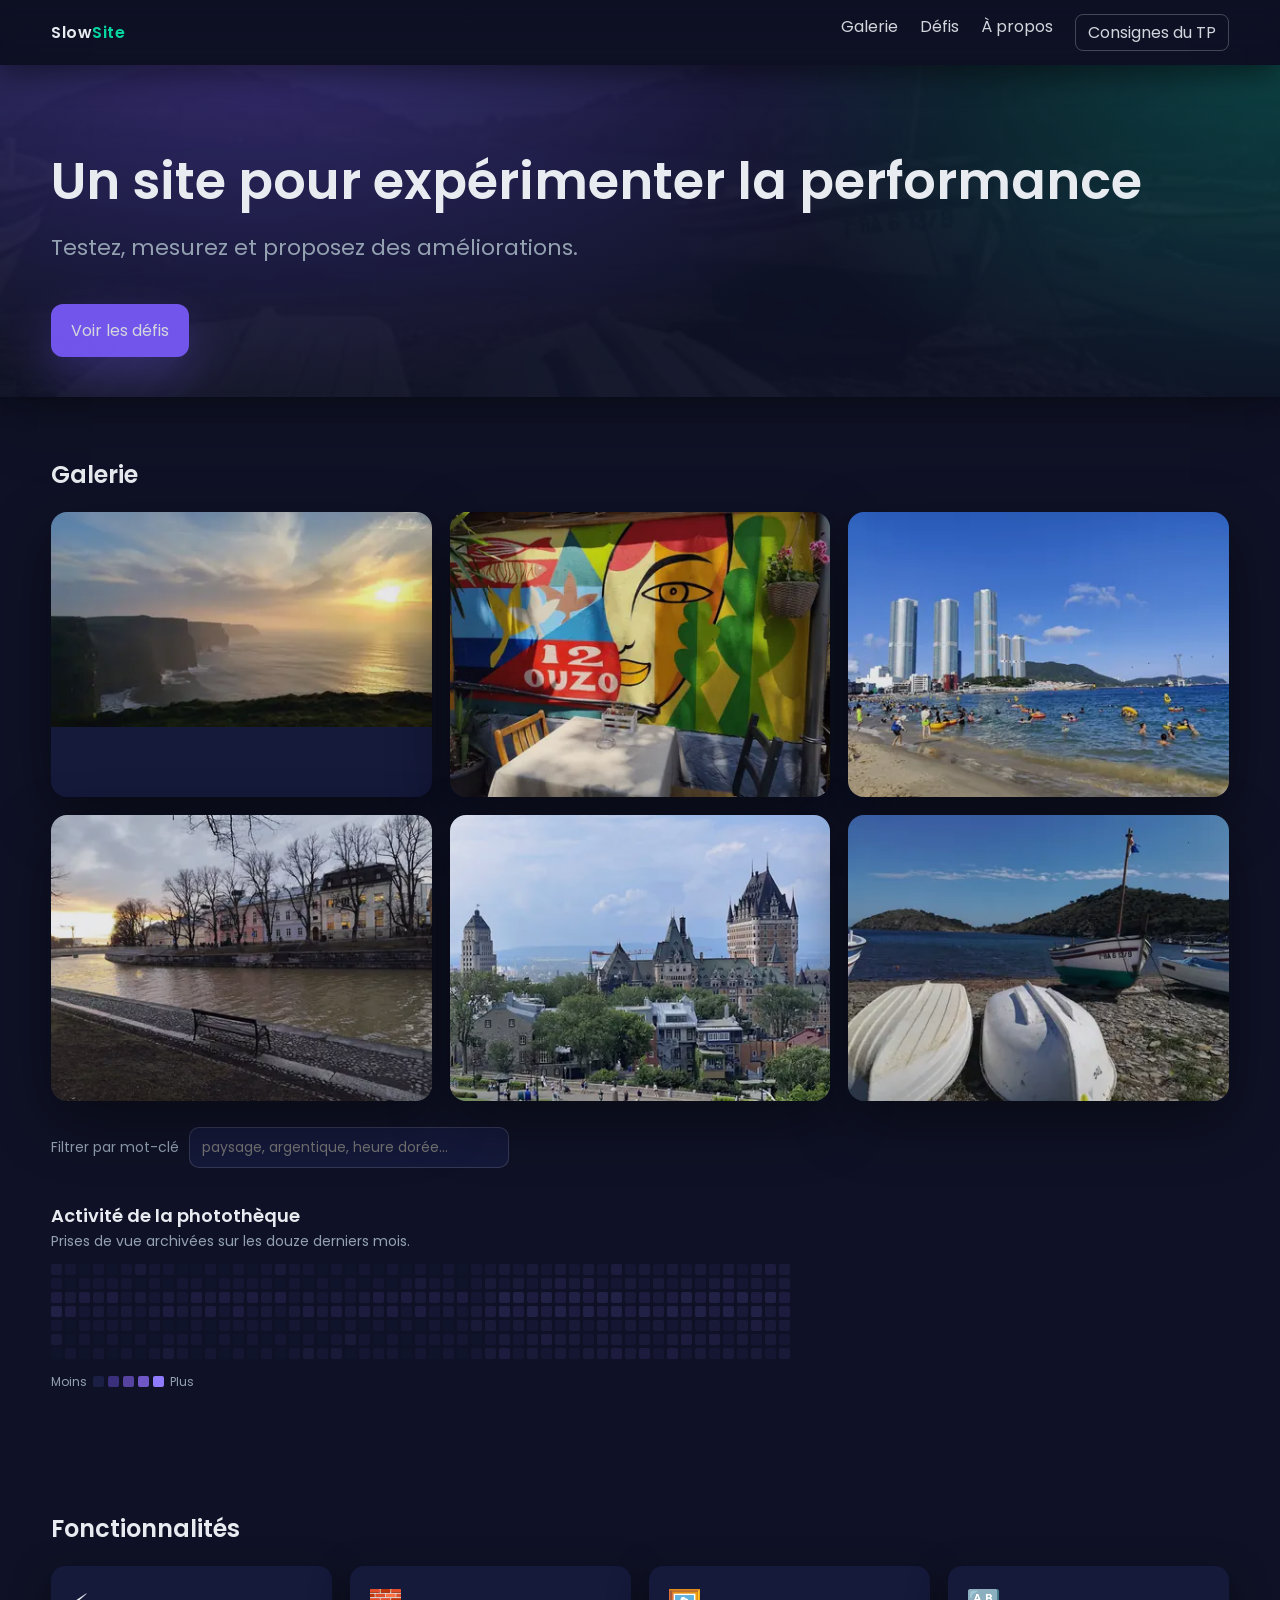
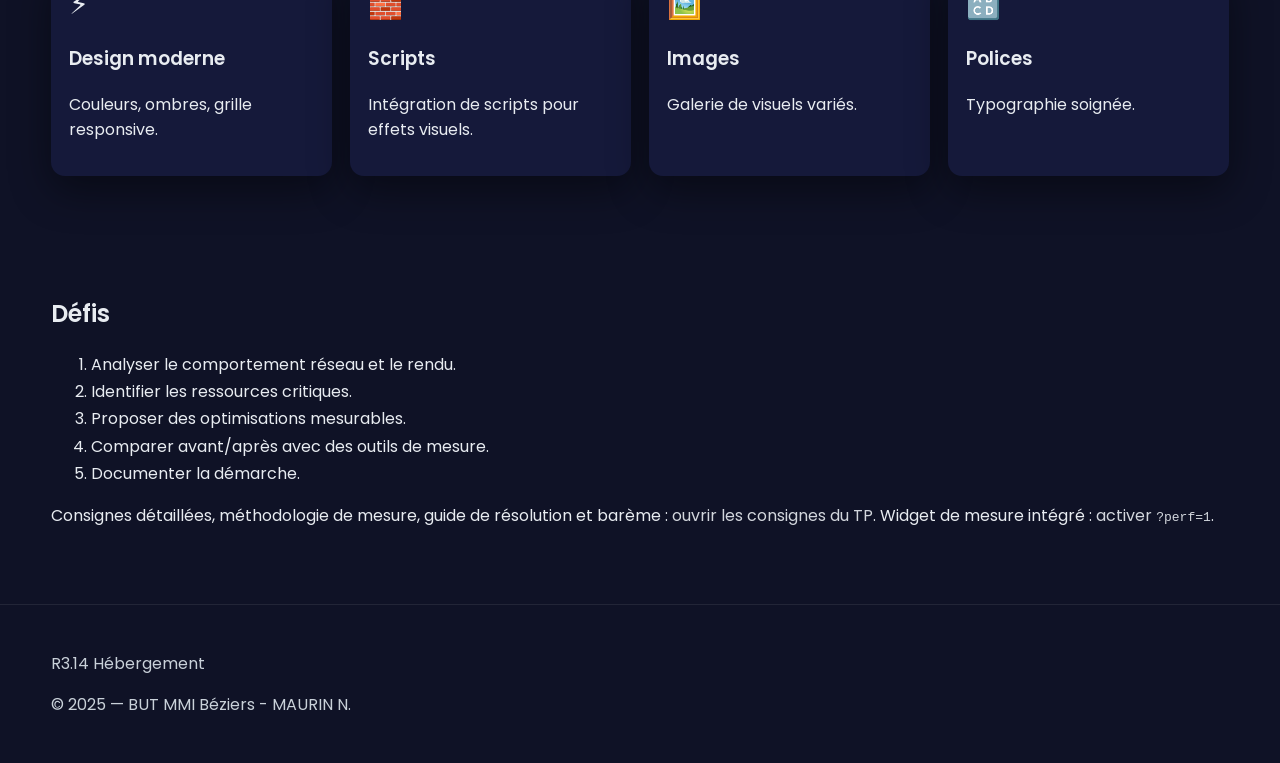
<file: index.html>
<!DOCTYPE html>
<html lang="fr">
  <head>
    <meta charset="utf-8" />
    <meta name="viewport" content="width=device-width, initial-scale=1" />
    <title>Site non optimisé...</title>

    <link rel="icon" type="image/svg+xml" href="img/favicon.svg" />
    <link rel="preload" as="font" type="font/woff2" href="fonts/poppins-latin-400-normal.woff2" crossorigin />
    <link rel="preload" as="font" type="font/woff2" href="fonts/poppins-latin-600-normal.woff2" crossorigin />

    <link rel="stylesheet" href="css/styles.css" />

    <script src="js/app.js" defer></script>

    <!-- ===== Infrastructure du TP : hors exercice =====================
         Le bouton « Consignes » et sa fenêtre ne font pas partie du site à
         optimiser. Inutile de les analyser, les optimiser ou les supprimer.
         Volontairement en ligne : aucune requête supplémentaire, et rien ne
         casse quand vous réécrivez css/styles.css ou js/app.js.
         ================================================================ -->
    <style>
      .tp-link{border:1px solid rgba(255,255,255,.25);border-radius:8px;padding:5px 12px}
      .tp-link:hover{background:rgba(255,255,255,.08)}
      /* Cette entrée de menu supplémentaire fait déborder la barre sur petit
         écran : on autorise le retour à la ligne. */
      @media (max-width:640px){
        .menu{flex-wrap:wrap;justify-content:flex-end;gap:8px 14px}
      }
      #tp-modal{width:min(1000px,94vw);height:min(86vh,900px);padding:0;border:0;
        border-radius:14px;background:#0f1226;color:#E8ECF1;overflow:hidden}
      #tp-modal::backdrop{background:rgba(4,6,18,.72)}
      .tp-modal-bar{display:flex;align-items:center;justify-content:space-between;
        gap:12px;padding:10px 14px;border-bottom:1px solid rgba(255,255,255,.12);
        font:600 15px/1.3 system-ui,Segoe UI,Roboto,Arial,sans-serif}
      .tp-modal-bar button{background:transparent;color:#E8ECF1;cursor:pointer;
        border:1px solid rgba(255,255,255,.25);border-radius:8px;padding:5px 11px;font:inherit}
      .tp-modal-bar button:hover{background:rgba(255,255,255,.1)}
      #tp-modal iframe{display:block;width:100%;height:calc(100% - 45px);border:0}
    </style>
  </head>
  <body>
    <div class="topbar">
      <div class="container nav">
        <div class="logo">Slow<span>Site</span></div>
        <div class="menu">
          <a href="#galerie">Galerie</a>
          <a href="#defis">Défis</a>
          <a href="#apropos">À propos</a>
          <a class="tp-link js-consignes" href="consignes.html">Consignes du TP</a>
        </div>
      </div>
    </div>

    <div class="hero">
      <div class="container hero-inner">
        <div class="hero-text">
          <h1>Un site pour expérimenter la performance</h1>
          <p>Testez, mesurez et proposez des améliorations.</p>
          <a class="cta" href="#defis">Voir les défis</a>
        </div>
      </div>
    </div>

    <div id="galerie" class="section gallery">
      <div class="container">
        <h2>Galerie</h2>
        <div class="grid">
          <div class="card" data-mots="paysage montagne aube brume grand angle">
            <a href="img1.html"><img src="img/img1-800.webp"
                 srcset="img/img1-400.webp 400w, img/img1-800.webp 800w, img/img1-1200.webp 1200w"
                 sizes="(max-width:560px) 92vw, (max-width:900px) 46vw, min(388px, 30vw)"
                 alt="Image 1" width="800" height="452" fetchpriority="high" /></a>
          </div>
          <div class="card" data-mots="architecture ville façade contraste élevé">
            <a href="img2.html"><img src="img/img2-800.webp"
                 srcset="img/img2-400.webp 400w, img/img2-800.webp 800w, img/img2-1200.webp 1200w"
                 sizes="(max-width:560px) 92vw, (max-width:900px) 46vw, min(388px, 30vw)"
                 alt="Image 2" width="800" height="600" /></a>
          </div>
          <div class="card" data-mots="portrait studio clair-obscur noir profond">
            <a href="img3.html"><img src="img/img3-800.webp"
                 srcset="img/img3-400.webp 400w, img/img3-800.webp 800w, img/img3-1200.webp 1200w"
                 sizes="(max-width:560px) 92vw, (max-width:900px) 46vw, min(388px, 30vw)"
                 alt="Image 3" width="800" height="600" /></a>
          </div>
          <div class="card" data-mots="littoral falaise heure dorée pose longue">
            <a href="img4.html"><img src="img/img4-800.webp"
                 srcset="img/img4-400.webp 400w, img/img4-800.webp 800w, img/img4-1200.webp 1200w"
                 sizes="(max-width:560px) 92vw, (max-width:900px) 46vw, min(388px, 30vw)"
                 alt="Image 4" width="800" height="600" loading="lazy" decoding="async" /></a>
          </div>
          <div class="card" data-mots="photo de rue ruelle silhouette monochrome">
            <a href="img5.html"><img src="img/img5-800.webp"
                 srcset="img/img5-400.webp 400w, img/img5-800.webp 800w, img/img5-1200.webp 1200w"
                 sizes="(max-width:560px) 92vw, (max-width:900px) 46vw, min(388px, 30vw)"
                 alt="Image 5" width="800" height="600" loading="lazy" decoding="async" /></a>
          </div>
          <div class="card" data-mots="forêt sentier lumière rasante macro">
            <a href="img6.html"><img src="img/img6-800.webp"
                 srcset="img/img6-400.webp 400w, img/img6-800.webp 800w, img/img6-1200.webp 1200w"
                 sizes="(max-width:560px) 92vw, (max-width:900px) 46vw, min(388px, 30vw)"
                 alt="Image 6" width="800" height="600" loading="lazy" decoding="async" /></a>
          </div>
        </div>
        <div class="gallery-filter">
          <label for="q">Filtrer par mot-clé</label>
          <input id="q" type="search" list="motscles" autocomplete="off"
                 placeholder="paysage, argentique, heure dorée…" />
          <datalist id="motscles"></datalist>
          <p id="filter-info" class="filter-info"></p>
        </div>

        <div class="activity">
          <h3 class="activity-title">Activité de la photothèque</h3>
          <p class="activity-sub">Prises de vue archivées sur les douze derniers mois.</p>
          <div class="activity-scroll">
            <div id="calendrier" class="calendar"></div>
          </div>
          <p class="activity-legend">
            <span>Moins</span>
            <i class="lvl lvl-0"></i><i class="lvl lvl-1"></i><i class="lvl lvl-2"></i><i class="lvl lvl-3"></i><i class="lvl lvl-4"></i>
            <span>Plus</span>
          </p>
        </div>
      </div>
    </div>

    <div id="apropos" class="section features">
      <div class="container">
        <h2>Fonctionnalités</h2>
        <div class="features-grid">
          <div class="feature">
            <div class="icon">⚡</div>
            <h3>Design moderne</h3>
            <p>Couleurs, ombres, grille responsive.</p>
          </div>
          <div class="feature">
            <div class="icon">🧱</div>
            <h3>Scripts</h3>
            <p>Intégration de scripts pour effets visuels.</p>
          </div>
          <div class="feature">
            <div class="icon">🖼️</div>
            <h3>Images</h3>
            <p>Galerie de visuels variés.</p>
          </div>
          <div class="feature">
            <div class="icon">🔠</div>
            <h3>Polices</h3>
            <p>Typographie soignée.</p>
          </div>
        </div>
      </div>
    </div>

    <div id="defis" class="section challenges">
      <div class="container">
        <h2>Défis</h2>
        <ol>
          <li>Analyser le comportement réseau et le rendu.</li>
          <li>Identifier les ressources critiques.</li>
          <li>Proposer des optimisations mesurables.</li>
          <li>Comparer avant/après avec des outils de mesure.</li>
          <li>Documenter la démarche.</li>
        </ol>
        <p>
          Consignes détaillées, méthodologie de mesure, guide de résolution et
          barème : <a class="js-consignes" href="consignes.html">ouvrir les
          consignes du TP</a>. Widget de mesure intégré :
          <a href="?perf=1">activer <code>?perf=1</code></a>.
        </p>
      </div>
    </div>

    <div class="footer">
      <div class="container">
        <p>R3.14 Hébergement</p>
        <p>© 2025 — BUT MMI Béziers - MAURIN N.</p>
      </div>
    </div>

    <!-- ===== Infrastructure du TP : hors exercice ===================== -->
    <dialog id="tp-modal" aria-labelledby="tp-modal-titre">
      <div class="tp-modal-bar">
        <span id="tp-modal-titre">Consignes du TP</span>
        <span>
          <a class="tp-link" href="consignes.html" target="_blank" rel="noopener">Ouvrir dans un onglet</a>
          <button type="button" data-tp-close>Fermer</button>
        </span>
      </div>
      <iframe title="Consignes du TP" data-src="consignes.html"></iframe>
    </dialog>

    <script>
      /* Ouvre les consignes en fenêtre modale. Sans JavaScript, ou si
         <dialog> n'est pas supporté, les liens naviguent normalement vers
         consignes.html : le contenu reste accessible dans tous les cas.
         L'iframe n'est chargée qu'à la première ouverture, pour ne rien
         ajouter au chargement de la page mesurée. */
      (function () {
        var modal = document.getElementById('tp-modal');
        var liens = document.querySelectorAll('.js-consignes');
        if (!modal || !liens.length || typeof modal.showModal !== 'function') return;

        var frame = modal.querySelector('iframe');
        for (var i = 0; i < liens.length; i++) {
          liens[i].addEventListener('click', function (e) {
            e.preventDefault();
            if (!frame.getAttribute('src')) {
              frame.setAttribute('src', frame.dataset.src);
            }
            modal.showModal();
          });
        }
        modal.querySelector('[data-tp-close]').addEventListener('click', function () {
          modal.close();
        });
        // Échap ne remonte pas d'une iframe vers le <dialog> parent : on
        // écoute donc aussi dans le document embarqué (même origine).
        frame.addEventListener('load', function () {
          try {
            frame.contentDocument.addEventListener('keydown', function (e) {
              if (e.key === 'Escape') modal.close();
            });
          } catch (err) { /* origine différente : la touche Échap n'agira pas */ }
        });
        // Clic sur le fond sombre : la cible est alors le <dialog> lui-même.
        modal.addEventListener('click', function (e) {
          if (e.target === modal) modal.close();
        });
      })();
      /* ================================================================ */

      if (new URLSearchParams(location.search).has('perf')) {
        var s = document.createElement('script');
        s.src = 'js/metrics.js';
        s.defer = true;
        document.head.appendChild(s);
      }
    </script>
  </body>
</html>
</file>
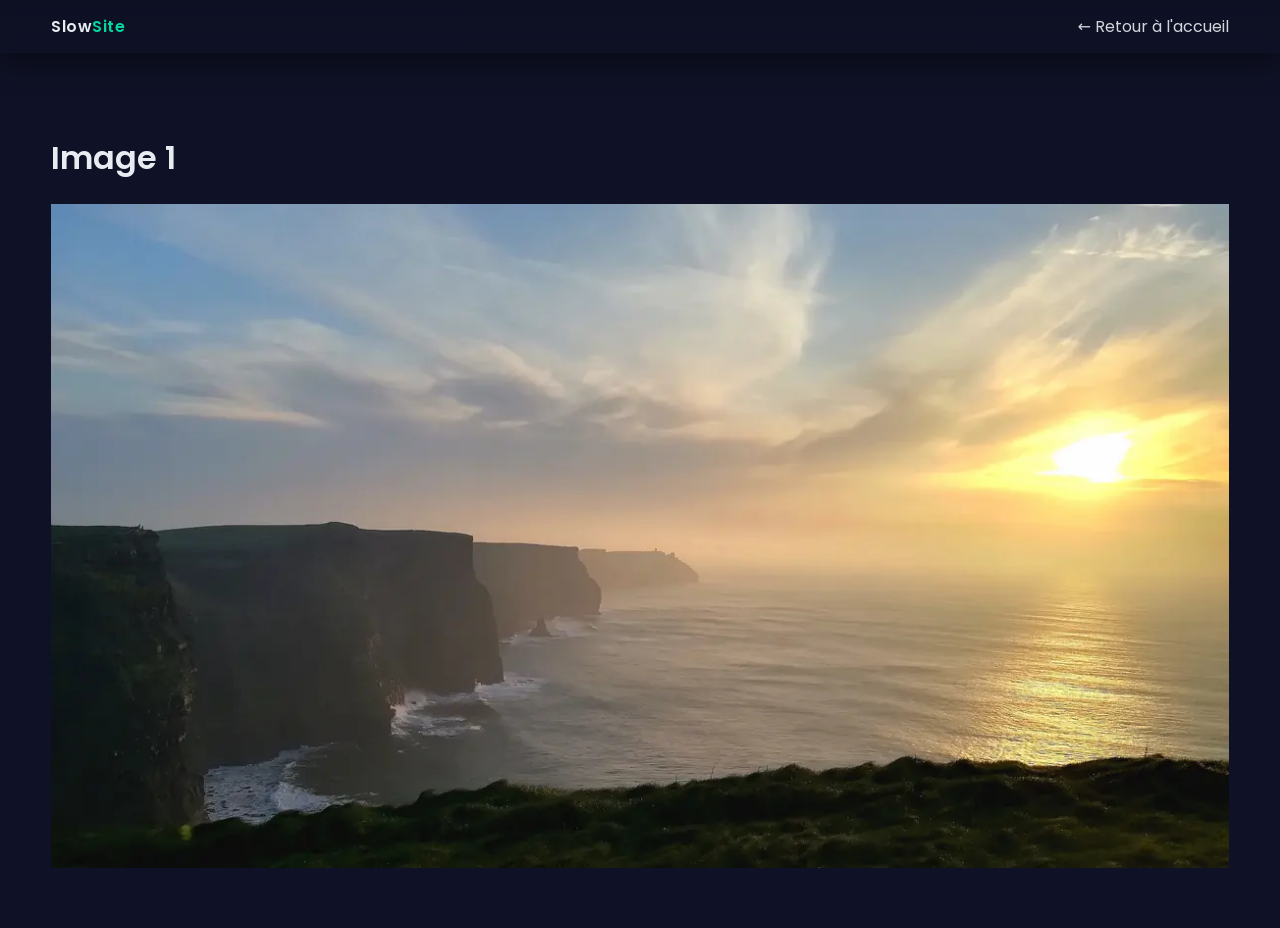
<file: img1.html>
<!DOCTYPE html>
<html lang="fr">
<head>
  <meta charset="utf-8" />
  <meta name="viewport" content="width=device-width, initial-scale=1" />
  <title>Image 1</title>
  <link rel="icon" type="image/svg+xml" href="img/favicon.svg">
  <link rel="preload" as="font" type="font/woff2" href="fonts/poppins-latin-400-normal.woff2" crossorigin>
  <link rel="preload" as="font" type="font/woff2" href="fonts/poppins-latin-600-normal.woff2" crossorigin>
  <link rel="stylesheet" href="css/styles.css">
</head>
<body>
  <div class="topbar"><div class="container nav"><div class="logo">Slow<span>Site</span></div><div class="menu"><a href="index.html">← Retour à l'accueil</a></div></div></div>
  <div class="section image-page"><div class="container">
    <h1>Image 1</h1>
    <div class="image-wrapper"><img src="img/img1-1200.webp" srcset="img/img1-800.webp 800w, img/img1-1200.webp 1200w, img/img1-1600.webp 1600w" sizes="(max-width:1300px) 92vw, 1200px" alt="Image 1" width="1600" height="903" fetchpriority="high"></div>
  </div></div>
  <script>
    if (new URLSearchParams(location.search).has('perf')) {
      var s = document.createElement('script');
      s.src = 'js/metrics.js'; s.defer = true; document.head.appendChild(s);
    }
  </script>
</body>
</html>
</file>
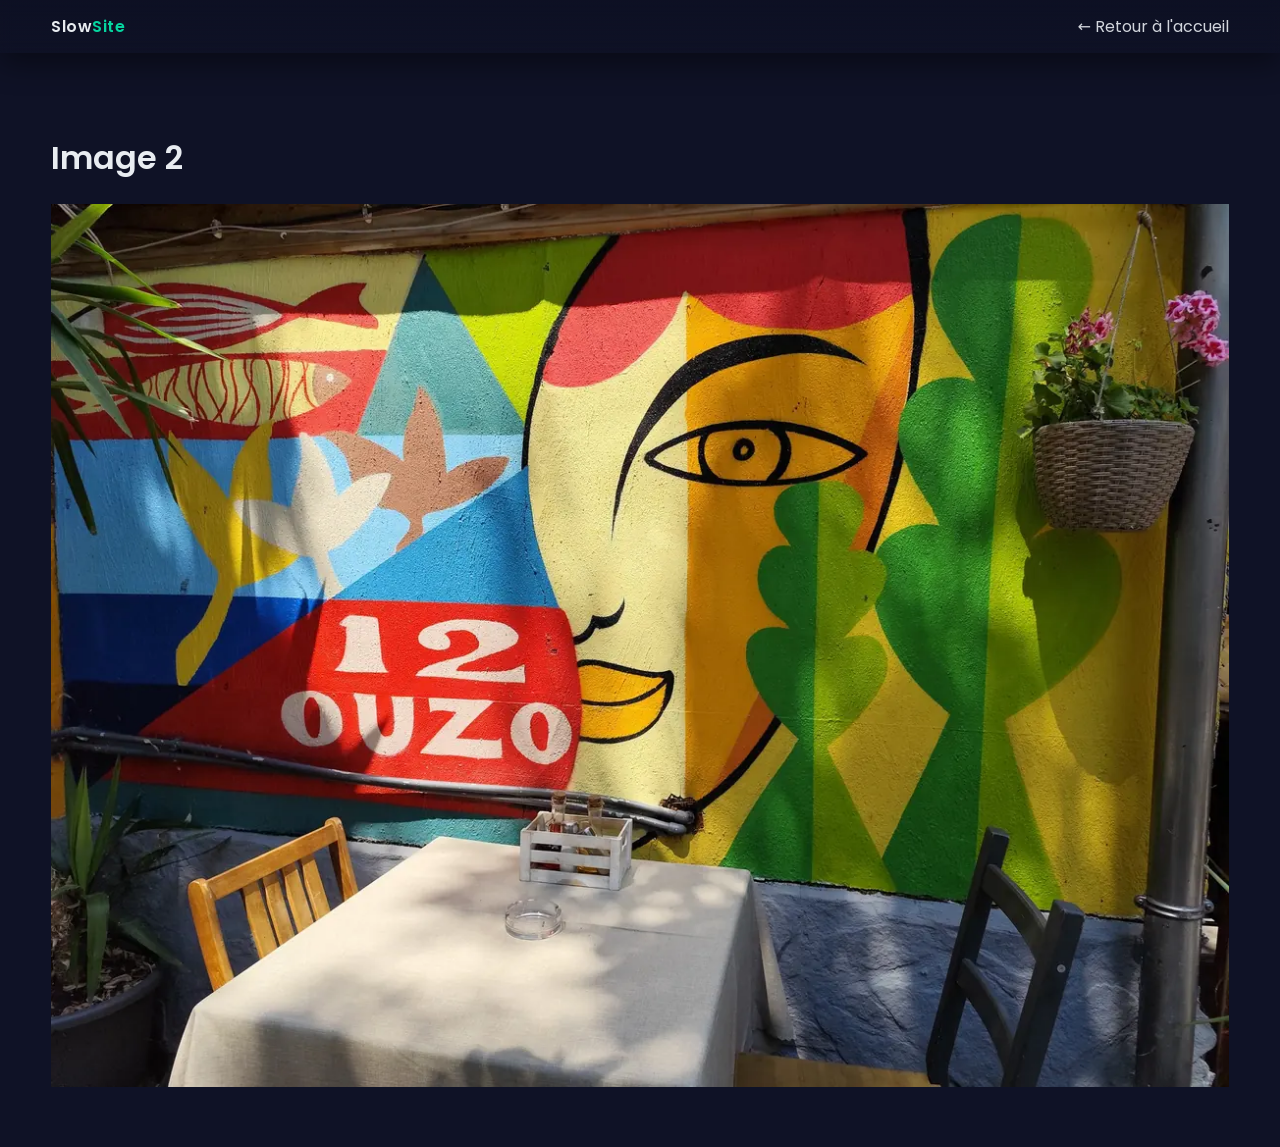
<file: img2.html>
<!DOCTYPE html>
<html lang="fr">
<head>
  <meta charset="utf-8" />
  <meta name="viewport" content="width=device-width, initial-scale=1" />
  <title>Image 2</title>
  <link rel="icon" type="image/svg+xml" href="img/favicon.svg">
  <link rel="preload" as="font" type="font/woff2" href="fonts/poppins-latin-400-normal.woff2" crossorigin>
  <link rel="preload" as="font" type="font/woff2" href="fonts/poppins-latin-600-normal.woff2" crossorigin>
  <link rel="stylesheet" href="css/styles.css">
</head>
<body>
  <div class="topbar"><div class="container nav"><div class="logo">Slow<span>Site</span></div><div class="menu"><a href="index.html">← Retour à l'accueil</a></div></div></div>
  <div class="section image-page"><div class="container">
    <h1>Image 2</h1>
    <div class="image-wrapper"><img src="img/img2-1200.webp" srcset="img/img2-800.webp 800w, img/img2-1200.webp 1200w, img/img2-1600.webp 1600w" sizes="(max-width:1300px) 92vw, 1200px" alt="Image 2" width="1600" height="1200" fetchpriority="high"></div>
  </div></div>
  <script>
    if (new URLSearchParams(location.search).has('perf')) {
      var s = document.createElement('script');
      s.src = 'js/metrics.js'; s.defer = true; document.head.appendChild(s);
    }
  </script>
</body>
</html>
</file>
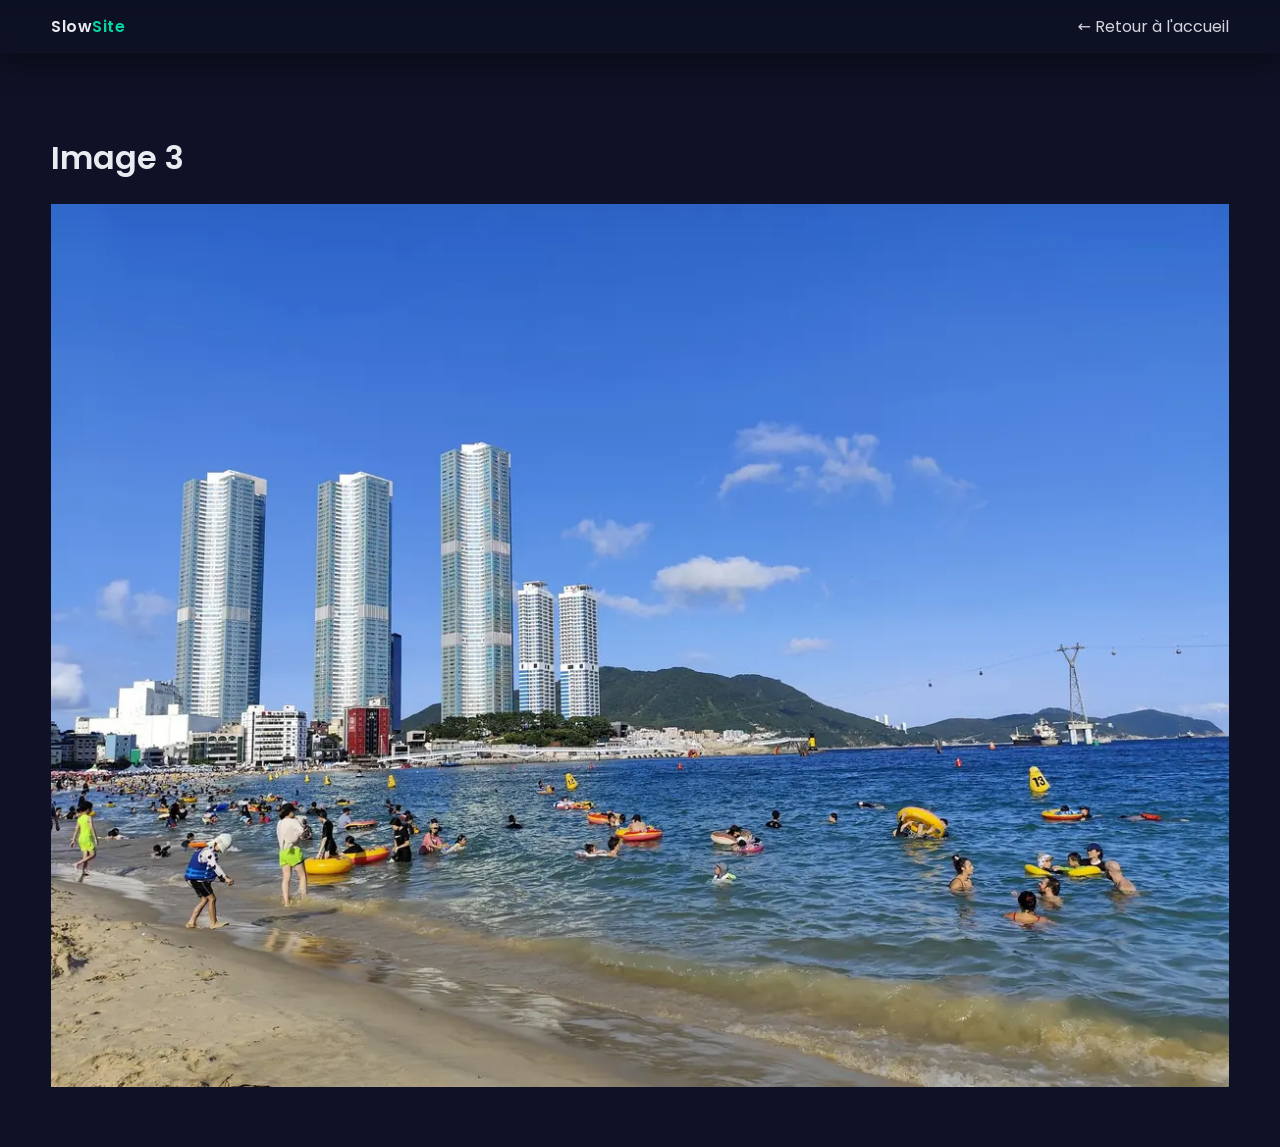
<file: img3.html>
<!DOCTYPE html>
<html lang="fr">
<head>
  <meta charset="utf-8" />
  <meta name="viewport" content="width=device-width, initial-scale=1" />
  <title>Image 3</title>
  <link rel="icon" type="image/svg+xml" href="img/favicon.svg">
  <link rel="preload" as="font" type="font/woff2" href="fonts/poppins-latin-400-normal.woff2" crossorigin>
  <link rel="preload" as="font" type="font/woff2" href="fonts/poppins-latin-600-normal.woff2" crossorigin>
  <link rel="stylesheet" href="css/styles.css">
</head>
<body>
  <div class="topbar"><div class="container nav"><div class="logo">Slow<span>Site</span></div><div class="menu"><a href="index.html">← Retour à l'accueil</a></div></div></div>
  <div class="section image-page"><div class="container">
    <h1>Image 3</h1>
    <div class="image-wrapper"><img src="img/img3-1200.webp" srcset="img/img3-800.webp 800w, img/img3-1200.webp 1200w, img/img3-1600.webp 1600w" sizes="(max-width:1300px) 92vw, 1200px" alt="Image 3" width="1600" height="1200" fetchpriority="high"></div>
  </div></div>
  <script>
    if (new URLSearchParams(location.search).has('perf')) {
      var s = document.createElement('script');
      s.src = 'js/metrics.js'; s.defer = true; document.head.appendChild(s);
    }
  </script>
</body>
</html>
</file>
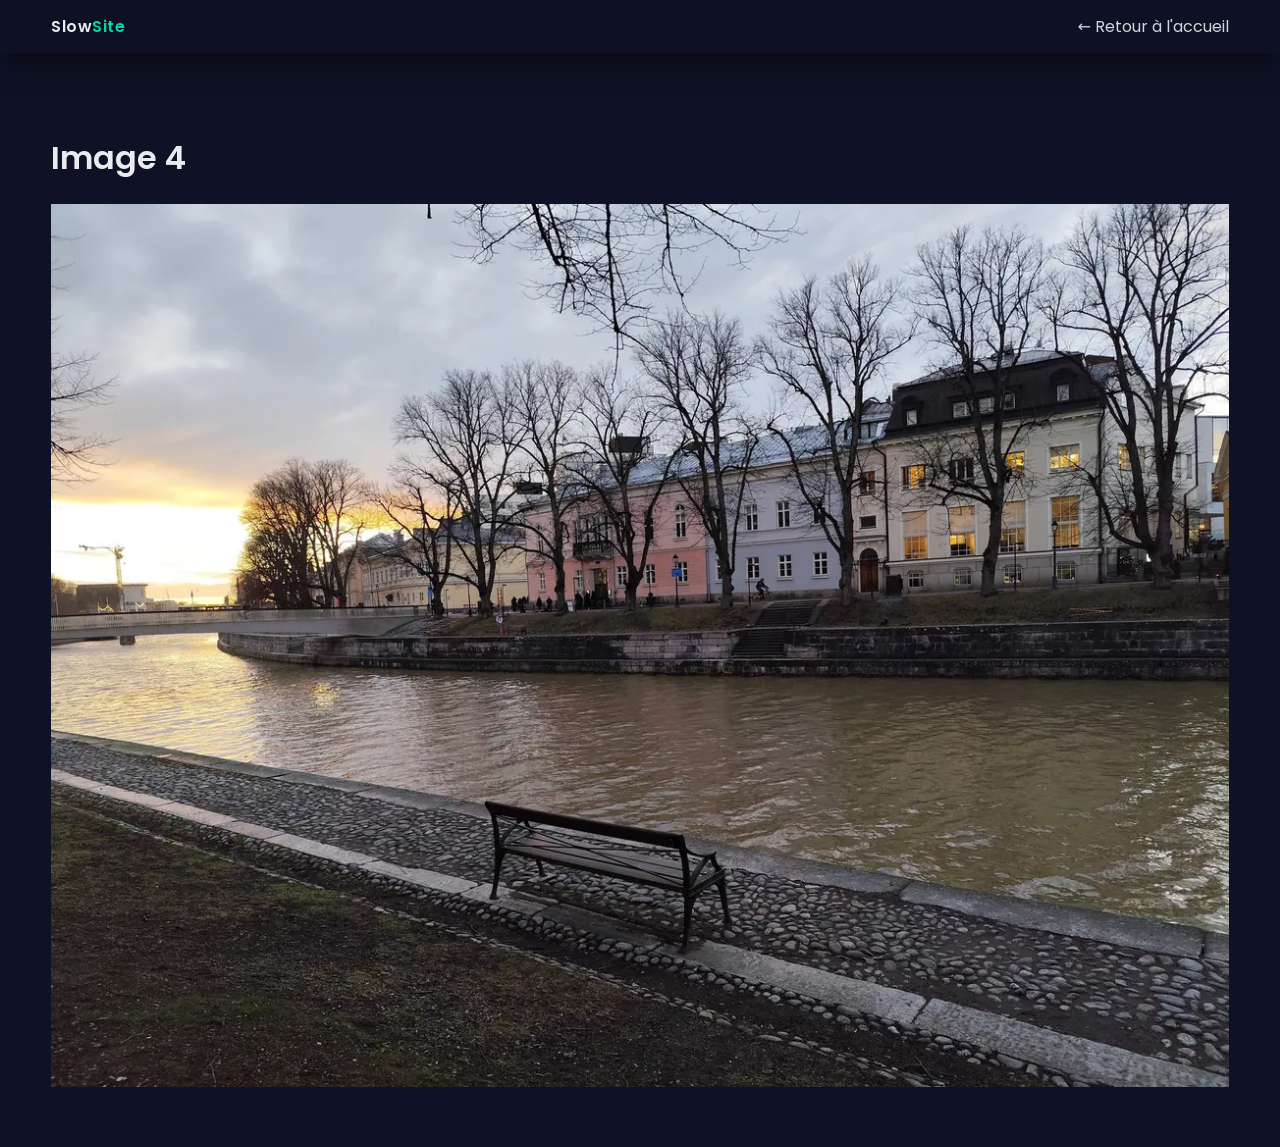
<file: img4.html>
<!DOCTYPE html>
<html lang="fr">
<head>
  <meta charset="utf-8" />
  <meta name="viewport" content="width=device-width, initial-scale=1" />
  <title>Image 4</title>
  <link rel="icon" type="image/svg+xml" href="img/favicon.svg">
  <link rel="preload" as="font" type="font/woff2" href="fonts/poppins-latin-400-normal.woff2" crossorigin>
  <link rel="preload" as="font" type="font/woff2" href="fonts/poppins-latin-600-normal.woff2" crossorigin>
  <link rel="stylesheet" href="css/styles.css">
</head>
<body>
  <div class="topbar"><div class="container nav"><div class="logo">Slow<span>Site</span></div><div class="menu"><a href="index.html">← Retour à l'accueil</a></div></div></div>
  <div class="section image-page"><div class="container">
    <h1>Image 4</h1>
    <div class="image-wrapper"><img src="img/img4-1200.webp" srcset="img/img4-800.webp 800w, img/img4-1200.webp 1200w, img/img4-1600.webp 1600w" sizes="(max-width:1300px) 92vw, 1200px" alt="Image 4" width="1600" height="1200" fetchpriority="high"></div>
  </div></div>
  <script>
    if (new URLSearchParams(location.search).has('perf')) {
      var s = document.createElement('script');
      s.src = 'js/metrics.js'; s.defer = true; document.head.appendChild(s);
    }
  </script>
</body>
</html>
</file>
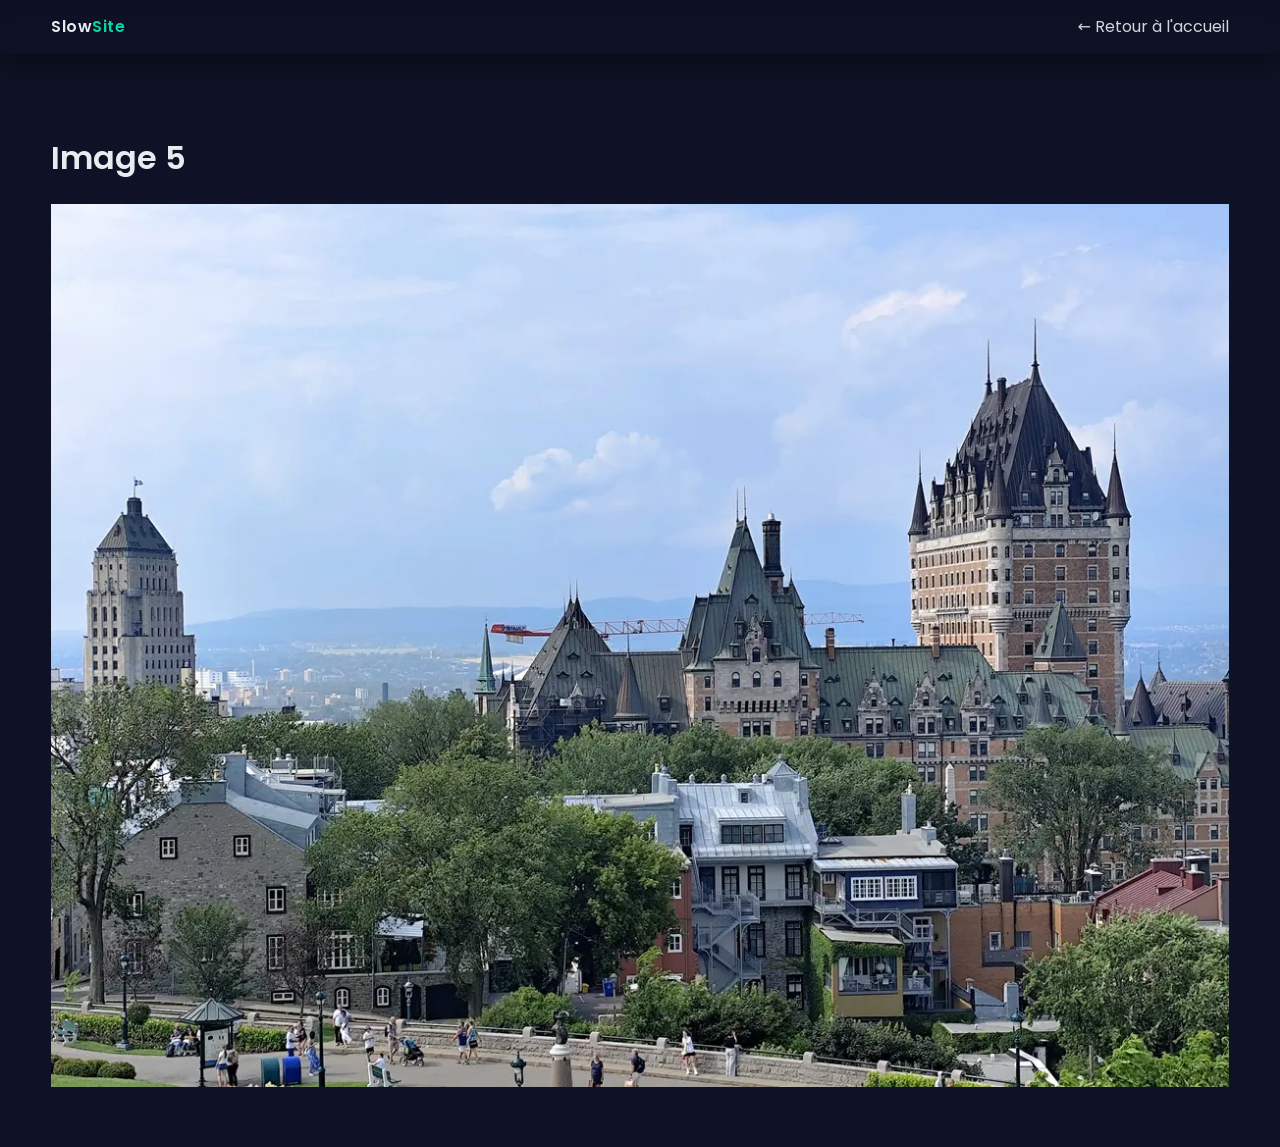
<file: img5.html>
<!DOCTYPE html>
<html lang="fr">
<head>
  <meta charset="utf-8" />
  <meta name="viewport" content="width=device-width, initial-scale=1" />
  <title>Image 5</title>
  <link rel="icon" type="image/svg+xml" href="img/favicon.svg">
  <link rel="preload" as="font" type="font/woff2" href="fonts/poppins-latin-400-normal.woff2" crossorigin>
  <link rel="preload" as="font" type="font/woff2" href="fonts/poppins-latin-600-normal.woff2" crossorigin>
  <link rel="stylesheet" href="css/styles.css">
</head>
<body>
  <div class="topbar"><div class="container nav"><div class="logo">Slow<span>Site</span></div><div class="menu"><a href="index.html">← Retour à l'accueil</a></div></div></div>
  <div class="section image-page"><div class="container">
    <h1>Image 5</h1>
    <div class="image-wrapper"><img src="img/img5-1200.webp" srcset="img/img5-800.webp 800w, img/img5-1200.webp 1200w, img/img5-1600.webp 1600w" sizes="(max-width:1300px) 92vw, 1200px" alt="Image 5" width="1600" height="1200" fetchpriority="high"></div>
  </div></div>
  <script>
    if (new URLSearchParams(location.search).has('perf')) {
      var s = document.createElement('script');
      s.src = 'js/metrics.js'; s.defer = true; document.head.appendChild(s);
    }
  </script>
</body>
</html>
</file>
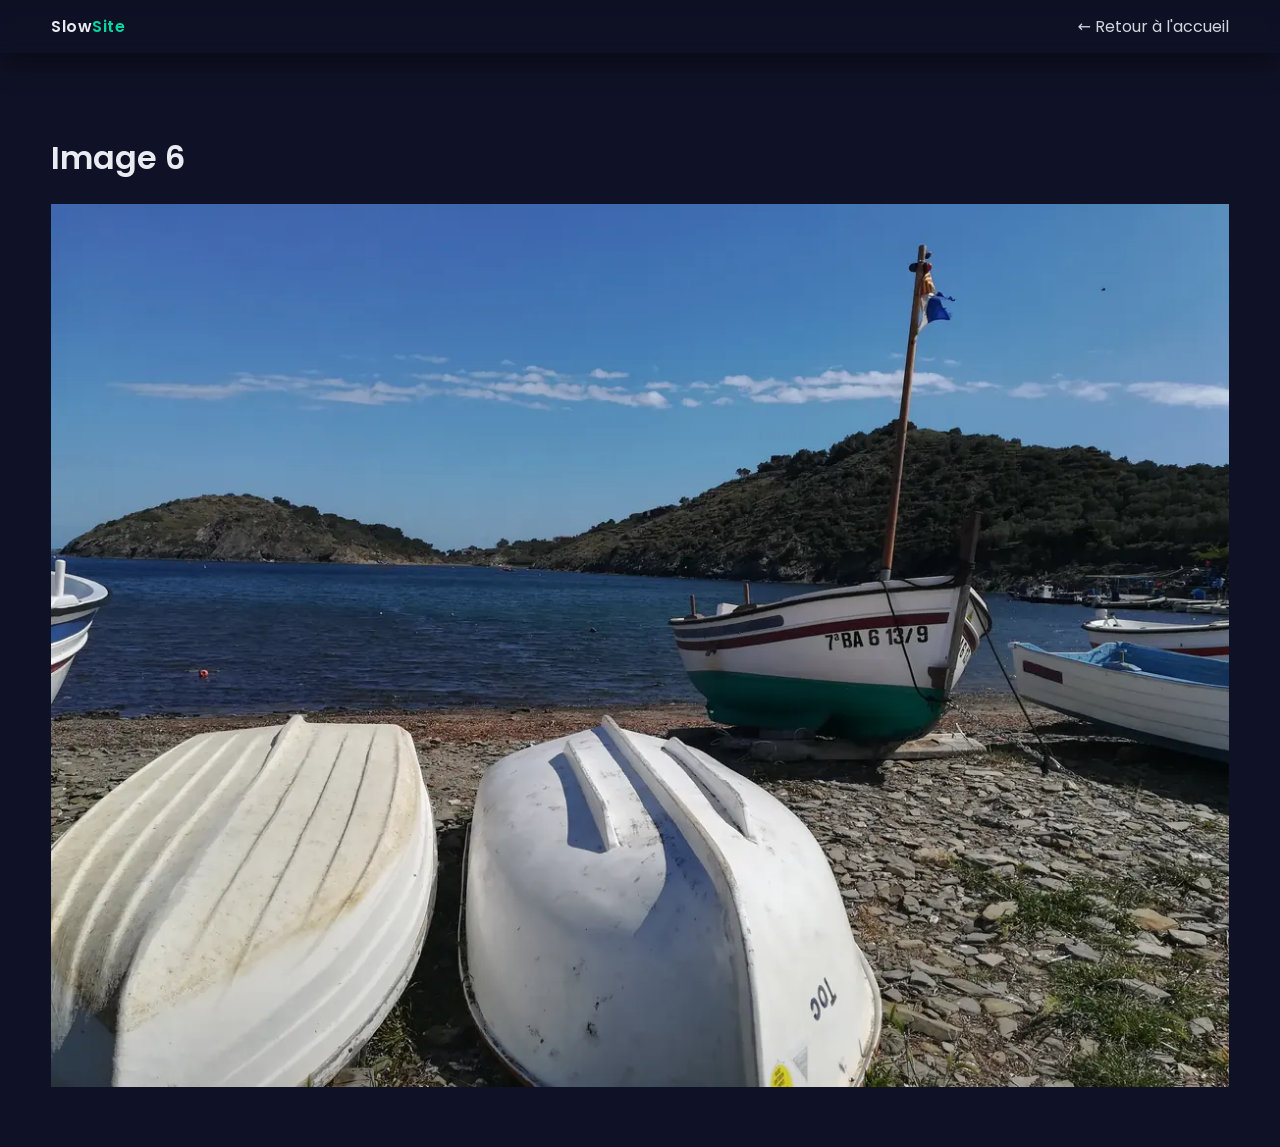
<file: img6.html>
<!DOCTYPE html>
<html lang="fr">
<head>
  <meta charset="utf-8" />
  <meta name="viewport" content="width=device-width, initial-scale=1" />
  <title>Image 6</title>
  <link rel="icon" type="image/svg+xml" href="img/favicon.svg">
  <link rel="preload" as="font" type="font/woff2" href="fonts/poppins-latin-400-normal.woff2" crossorigin>
  <link rel="preload" as="font" type="font/woff2" href="fonts/poppins-latin-600-normal.woff2" crossorigin>
  <link rel="stylesheet" href="css/styles.css">
</head>
<body>
  <div class="topbar"><div class="container nav"><div class="logo">Slow<span>Site</span></div><div class="menu"><a href="index.html">← Retour à l'accueil</a></div></div></div>
  <div class="section image-page"><div class="container">
    <h1>Image 6</h1>
    <div class="image-wrapper"><img src="img/img6-1200.webp" srcset="img/img6-800.webp 800w, img/img6-1200.webp 1200w, img/img6-1600.webp 1600w" sizes="(max-width:1300px) 92vw, 1200px" alt="Image 6" width="1600" height="1200" fetchpriority="high"></div>
  </div></div>
  <script>
    if (new URLSearchParams(location.search).has('perf')) {
      var s = document.createElement('script');
      s.src = 'js/metrics.js'; s.defer = true; document.head.appendChild(s);
    }
  </script>
</body>
</html>
</file>
<file: css/styles.css>
/* Polices Poppins hébergées avec le site (latin, graisses 400 et 600 réellement utilisées).
   font-display:swap : le texte s'affiche tout de suite avec la police système. */
@font-face{font-family:'Poppins';font-style:normal;font-weight:400;font-display:swap;src:url('../fonts/poppins-latin-400-normal.woff2') format('woff2')}
@font-face{font-family:'Poppins';font-style:normal;font-weight:600;font-display:swap;src:url('../fonts/poppins-latin-600-normal.woff2') format('woff2')}
:root{--bg:#0f1226;--fg:#E8ECF1;--muted:#93A1B1;--primary:#7C5CFF;--accent:#06D6A0;--card:#15193A;--shadow:rgba(0,0,0,0.45)}
*{box-sizing:border-box}
html,body{margin:0;padding:0;background:var(--bg);color:var(--fg);font-family:'Poppins',system-ui,Segoe UI,Roboto,Arial,sans-serif}
.container{width:min(1200px,92%);margin:0 auto}
a{color:var(--fg);text-decoration:none;opacity:.9}a:hover{opacity:1}
.topbar{position:sticky;top:0;backdrop-filter:blur(6px);background:linear-gradient(180deg,rgba(13,16,35,.8),rgba(13,16,35,.2));z-index:10;box-shadow:0 10px 30px var(--shadow)}
.nav{display:flex;align-items:center;justify-content:space-between;padding:14px 0}
.logo{font-weight:700;letter-spacing:.5px}.logo span{color:var(--accent)}.menu{display:flex;gap:22px}
.hero{padding:90px 0 40px;background:radial-gradient(1200px 600px at 20% -10%, rgba(124,92,255,.35), transparent 60%), radial-gradient(900px 600px at 100% 0%, rgba(6,214,160,.25), transparent 60%)}
.hero-inner{display:grid;grid-template-columns:1fr;gap:28px}
.hero h1{font-size:clamp(28px,4vw,56px);line-height:1.05;margin:0 0 10px}
.hero p{font-size:clamp(16px,1.8vw,22px);color:var(--muted)}
.highlight{color:var(--accent)}
.cta{display:inline-block;margin-top:18px;background:var(--primary);padding:14px 20px;border-radius:12px;box-shadow:0 20px 50px rgba(124,92,255,.35);transition:transform .2s ease, box-shadow .2s ease}
.cta:hover{transform:translateY(-2px);box-shadow:0 28px 60px rgba(124,92,255,.45)}
.section{padding:60px 0}.section h2{margin:0 0 20px}
.gallery .grid{display:grid;grid-template-columns:repeat(3,1fr);grid-auto-rows:1fr;gap:18px}
.card{background:var(--card);border-radius:16px;overflow:hidden;box-shadow:0 20px 60px var(--shadow)}
.card img{display:block;width:100%;height:auto;opacity:0;transition:opacity .6s ease}
.card img.loaded{opacity:1}
.features-grid{display:grid;grid-template-columns:repeat(4,1fr);gap:18px}
.feature{background:var(--card);padding:18px;border-radius:14px;box-shadow:0 14px 40px var(--shadow)}
.feature .icon{font-size:28px}
.challenges ol{line-height:1.7}
.footer{padding:30px 0;border-top:1px solid rgba(255,255,255,.08);color:#c9d1d9}
@media (max-width:900px){.features-grid{grid-template-columns:repeat(2,1fr)}.gallery .grid{grid-template-columns:repeat(2,1fr)}}
@media (max-width:560px){.features-grid{grid-template-columns:1fr}.gallery .grid{grid-template-columns:1fr}}

/* --- Filtrage de la galerie --- */
.gallery-filter{display:flex;align-items:center;flex-wrap:wrap;gap:10px;margin-top:26px}
.gallery-filter label{color:var(--muted);font-size:14px}
.gallery-filter input{background:var(--card);color:var(--fg);border:1px solid rgba(255,255,255,.14);
  border-radius:10px;padding:9px 12px;min-width:min(320px,100%);font:inherit;font-size:14px}
.gallery-filter input:focus{outline:2px solid var(--primary);outline-offset:1px}
.filter-info{margin:0;color:var(--muted);font-size:13px}
.card{transform:translateY(24px);transition:transform .35s ease}
.card.visible{transform:translateY(0)}

/* --- Calendrier d'activité --- */
.activity{margin-top:34px}
.activity-title{margin:0 0 2px;font-size:18px}
.activity-sub{margin:0 0 12px;color:var(--muted);font-size:14px}
.activity-scroll{overflow-x:auto;padding-bottom:4px}
.calendar{display:grid;grid-auto-flow:column;grid-template-rows:repeat(7,11px);
  grid-auto-columns:11px;gap:3px;width:max-content}
.cal-day{border-radius:2px;background:var(--lvl0);transition:opacity .25s linear}
.cal-day:nth-child(7n+1){opacity:var(--o0,1)}
.cal-day:nth-child(7n+2){opacity:var(--o1,1)}
.cal-day:nth-child(7n+3){opacity:var(--o2,1)}
.cal-day:nth-child(7n+4){opacity:var(--o3,1)}
.cal-day:nth-child(7n+5){opacity:var(--o4,1)}
.cal-day:nth-child(7n+6){opacity:var(--o5,1)}
.cal-day:nth-child(7n+7){opacity:var(--o6,1)}
/* Rampe séquentielle à teinte unique, du plus sombre au plus clair. */
:root{--lvl0:#1b1f44;--lvl1:#3a2f7a;--lvl2:#55439f;--lvl3:#6f57c6;--lvl4:#8f7bff}
.cal-day[data-n="1"]{background:var(--lvl1)}
.cal-day[data-n="2"]{background:var(--lvl2)}
.cal-day[data-n="3"]{background:var(--lvl3)}
.cal-day[data-n="4"]{background:var(--lvl4)}
.activity-legend{display:flex;align-items:center;gap:4px;margin:10px 0 0;
  color:var(--muted);font-size:12px}
.activity-legend .lvl{width:11px;height:11px;border-radius:2px;display:inline-block}
.activity-legend .lvl-0{background:var(--lvl0)}.activity-legend .lvl-1{background:var(--lvl1)}
.activity-legend .lvl-2{background:var(--lvl2)}.activity-legend .lvl-3{background:var(--lvl3)}
.activity-legend .lvl-4{background:var(--lvl4)}
.activity-legend span:first-child{margin-right:2px}
.activity-legend span:last-child{margin-left:2px}

/* --- Bandeau principal : ombre et texture (ex theme-legacy.css / extra.css) --- */
.hero{position:relative;overflow:hidden;box-shadow:0 2px 4px rgba(0,0,0,.14),0 8px 24px rgba(0,0,0,.22),0 24px 60px rgba(0,0,0,.18)}
.hero::before{content:"";position:absolute;inset:0;background:url('../img/hero-bg.webp') center / cover no-repeat;opacity:.04;pointer-events:none}
.hero-inner{position:relative;z-index:1}

/* --- Pages image : l'image ne dépasse plus de son conteneur --- */
.image-wrapper img{display:block;width:100%;height:auto}
</file>
